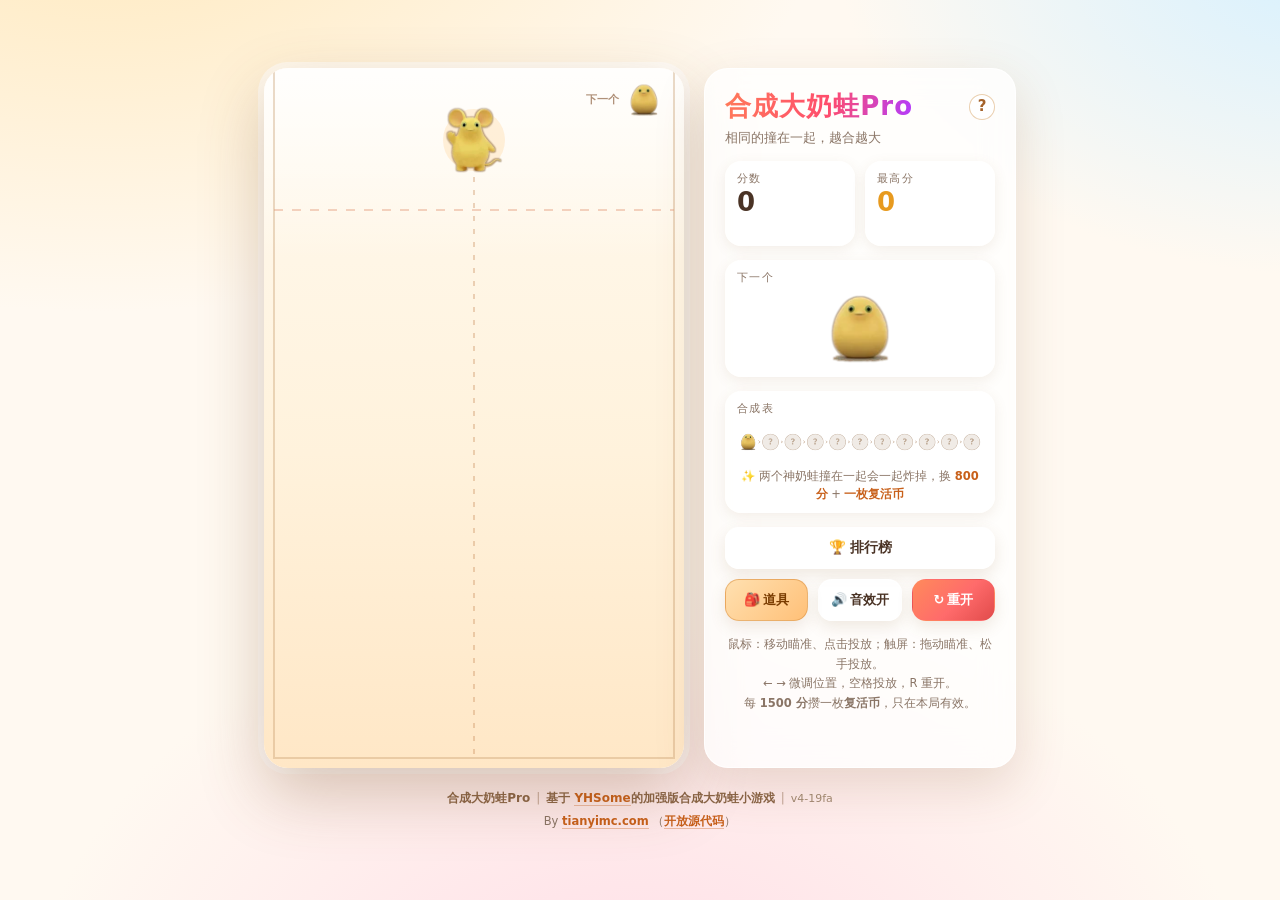
<file: index.html>
<!DOCTYPE html>
<html lang="zh-CN">
<head>
<meta charset="utf-8">
<meta name="viewport" content="width=device-width, initial-scale=1, maximum-scale=1, user-scalable=no, viewport-fit=cover">
<meta name="theme-color" content="#fff3e0">
<meta name="mobile-web-app-capable" content="yes">
<meta name="apple-mobile-web-app-capable" content="yes">
<meta name="apple-mobile-web-app-status-bar-style" content="default">
<meta name="apple-mobile-web-app-title" content="合成大奶蛙Pro">
<meta name="description" content="合成大奶蛙Pro · 纯前端小游戏：拖动瞄准、松手投放，相同的撞在一起合成更大的一只。">
<!-- ↓ Monetag 站点验证：把后台给的 meta 标签粘在下面这一行 ↓ -->

<title>合成大奶蛙Pro</title>
<!-- 仓库：https://github.com/tianyimc/BigNaiWa-Pro
     不写 canonical：本仓库目前没有已确立的线上部署地址，避免写死一个过期链接。 -->
<link rel="stylesheet" href="style.css">
</head>
<body>

<main class="app">

  <!-- ===== 游戏区 ===== -->
  <section class="stage" id="stage">
    <canvas id="game" aria-label="合成大奶蛙Pro 游戏区域"></canvas>

    <!-- 复活币：浮在棋盘左上角。
         刻意不放进顶部信息条 —— 手机上面板是横向 flex，
         多一个卡片会把「分数 / 最高分」挤到 52px 宽还折行（实测面板从 66px 涨到 102px）。
         这里 pointer-events 关掉，永远不会挡住投放。 -->
    <div class="revive-chip" id="reviveBadge" hidden>
      <span class="revive-chip-ico" aria-hidden="true">🪙</span><span id="reviveCount">×0</span>
    </div>

    <!-- 护盾剩余时间 -->
    <div class="shield-timer" id="shieldTimer" hidden></div>

    <!-- 锤子瞄准态的操作提示 -->
    <div class="hammer-hint" id="hammerHint" hidden></div>

    <div class="overlay" id="overlay">
      <div class="dialog">

        <!-- ===== 越线第一屏：有复活币时才出现 ===== -->
        <div class="revive-ask" id="revivePrompt" hidden>
          <div class="dialog-emoji">😵</div>
          <h2>还能再救一下</h2>
          <p class="dialog-score">本局得分 <strong id="reviveScore">0</strong></p>
          <p class="revive-hint">清掉警戒线以上的水果，接着玩</p>
          <div class="revive-choices">
            <button class="btn btn-revive" id="reviveBtn" type="button">🪙 用 1 枚 · 清顶上 1 颗</button>
            <button class="btn btn-revive-wide" id="reviveWideBtn" type="button">🪙 用 2 枚 · 清顶上 3 颗</button>
          </div>
          <p class="revive-wide-hint" id="reviveWideHint" hidden></p>
          <div class="dialog-actions dialog-actions-single">
            <button class="btn" id="giveUpBtn" type="button">不了，结束吧</button>
          </div>
          <p class="dialog-hint" id="reviveLeft">还剩 1 枚</p>
        </div>

        <!-- ===== 第二屏：正式结算 ===== -->
        <div id="overPanel">
          <div class="dialog-emoji">🍉</div>
          <h2 id="overTitle">游戏结束</h2>
          <p class="dialog-score">本局得分 <strong id="finalScore">0</strong><span class="score-stars" id="finalStars"></span></p>
          <p class="dialog-best">最高分 <span id="finalBest">0</span></p>
          <p class="taint-note" id="taintNote" hidden>本局使用过隐藏口令，不计入历史最高分与排行榜</p>

          <!-- 本局亮点：五项统计，两列紧凑排版 -->
          <div class="run-stats" id="runStats">
            <div class="run-stat">
              <span class="run-stat-label">最高连锁</span>
              <strong class="run-stat-value" id="statCascade">×1</strong>
            </div>
            <div class="run-stat">
              <span class="run-stat-label">最高等级</span>
              <strong class="run-stat-value" id="statTier">葡萄</strong>
            </div>
            <div class="run-stat">
              <span class="run-stat-label">合成神奶蛙</span>
              <strong class="run-stat-value" id="statTop">0</strong>
            </div>
            <div class="run-stat">
              <span class="run-stat-label">危险救回</span>
              <strong class="run-stat-value" id="statRecovery">0</strong>
            </div>
            <div class="run-stat">
              <span class="run-stat-label">用掉复活币</span>
              <strong class="run-stat-value" id="statRevive">0</strong>
            </div>
          </div>

          <div class="submit-box" id="submitBox">
            <p class="submit-msg" id="submitMsg">正在结算…</p>
            <p class="my-name">昵称：<strong id="myNameLabel">默认用户</strong>
              <button class="link-btn" id="editNameBtn" type="button">改昵称</button>
            </p>
            <button class="btn" id="submitBtn" type="button" hidden>重试提交</button>
          </div>

          <div class="dialog-actions">
            <button class="btn" id="boardBtn2" type="button">🏆 排行榜</button>
            <button class="btn btn-primary" id="restartBtn" type="button">再来一局</button>
          </div>
          <p class="dialog-hint">按 R 键也可重新开始</p>
        </div>

      </div>
    </div>
  </section>

  <!-- ===== 侧边面板 ===== -->
  <aside class="panel">

    <header class="panel-head">
      <div class="title-row">
        <h1 id="gameTitle">合成大奶蛙Pro</h1>
        <button class="help-btn" id="helpBtn" type="button"
                aria-label="玩法教程" title="玩法教程" aria-haspopup="dialog">?</button>
      </div>
      <p class="subtitle">相同的撞在一起，越合越大</p>
    </header>

    <div class="stats">
      <div class="stat">
        <span class="stat-label">分数</span>
        <strong class="stat-value" id="score">0</strong><span class="score-stars" id="scoreStars"></span>
      </div>
      <div class="stat">
        <span class="stat-label">最高分</span>
        <strong class="stat-value stat-best" id="best">0</strong>
      </div>
    </div>

    <div class="next-box">
      <span class="box-label">下一个</span>
      <canvas id="next" width="160" height="160" aria-label="下一个"></canvas>
    </div>

    <div class="chain-box">
      <span class="box-label">合成表</span>
      <canvas id="chain" width="680" height="112" aria-label="合成顺序"></canvas>
      <p class="chain-note">✨ 两个神奶蛙撞在一起会一起炸掉，换 <strong>800 分</strong> + <strong>一枚复活币</strong></p>
    </div>

    <div class="actions">
      <button class="btn btn-wide" id="boardBtn" type="button">
        <span class="ico">🏆</span><span class="lbl">排行榜</span>
      </button>
      <!-- 道具：一个入口按钮 + 点击展开的悬浮面板 -->
      <div class="item-menu-wrap">
        <button class="btn btn-item" id="itemMenuBtn" type="button"
                aria-expanded="false" aria-haspopup="menu" aria-controls="itemMenu"
                title="道具">
          <span class="ico">🎒</span><span class="lbl">道具</span>
        </button>
        <div class="item-menu" id="itemMenu" role="menu" aria-label="道具" hidden>
          <button class="item-menu-row" id="btn-hammer" type="button" role="menuitem"
                  aria-pressed="false" title="砸掉一只静止的奶蛙" disabled>
            <span class="mi">🔨</span><span class="mt">锤子</span><b id="cnt-hammer">0/2</b>
          </button>
          <button class="item-menu-row" id="btn-magnet" type="button" role="menuitem"
                  aria-pressed="false" title="吸住一只水果，向附近的水果堆靠拢" disabled>
            <span class="mi">🧲</span><span class="mt">磁铁</span><b id="cnt-magnet">0/2</b>
          </button>
          <button class="item-menu-row" id="btn-fan" type="button" role="menuitem"
                  aria-pressed="false" title="对所有水果吹一阵水平气流" disabled>
            <span class="mi">🌀</span><span class="mt">风扇</span><b id="cnt-fan">0/2</b>
          </button>
          <button class="item-menu-row" id="btn-shield" type="button" role="menuitem"
                  aria-pressed="false" title="暂停危险计时 5 秒" disabled>
            <span class="mi">🫧</span><span class="mt">护盾</span><b id="cnt-shield">0/1</b>
          </button>
        </div>
      </div>
      <button class="btn" id="soundBtn" type="button" aria-pressed="true">
        <span class="ico">🔊</span><span class="lbl">音效开</span>
      </button>
      <button class="btn btn-primary" id="resetBtn" type="button" title="重新开始">
        <span class="ico">↻</span><span class="lbl">重开</span>
      </button>
    </div>

    <p class="tips">
      鼠标：移动瞄准、点击投放；触屏：拖动瞄准、松手投放。<br>
      ← → 微调位置，空格投放，R 重开。<br>
      每 <strong>1500 分</strong>攒一枚<strong>复活币</strong>，只在本局有效。
    </p>

  </aside>

</main>

<!-- ===== 页脚：项目署名 ===== -->
<footer class="page-foot">
  <p class="foot-main">
    合成大奶蛙Pro<span class="foot-sep" aria-hidden="true">|</span>基于
    <a href="https://github.com/YHSome/BigNaiWa" target="_blank" rel="noopener noreferrer"
       aria-label="打开原作者仓库：YHSome / BigNaiWa（新标签页）">YHSome</a>的加强版合成大奶蛙小游戏<span
       class="foot-ver-wrap"><span class="foot-sep" aria-hidden="true">|</span><span
       class="foot-ver">v4-19fa</span></span>
  </p>
  <p class="foot-by">
    By <a href="https://tianyimc.com" target="_blank" rel="noopener noreferrer"
          aria-label="打开作者主页 tianyimc.com（新标签页）">tianyimc.com</a>
    （<a href="https://github.com/tianyimc/BigNaiWa-Pro" target="_blank" rel="noopener noreferrer"
        aria-label="打开开源仓库：Tianyimc / BigNaiWa-Pro（新标签页）">开放源代码</a>）
  </p>
</footer>

<!-- ===== 隐藏口令弹窗（连点标题 7 次才会出现） ===== -->
<div class="modal" id="secretModal" aria-hidden="true" role="dialog"
     aria-modal="true" aria-labelledby="secretTitle">
  <div class="modal-card secret-card">
    <header class="modal-head">
      <h2 id="secretTitle">🔑 输入口令</h2>
      <button class="icon-btn" id="secretClose" type="button" aria-label="关闭">✕</button>
    </header>
    <form class="secret-body" id="secretForm" autocomplete="off">
      <label class="secret-label" for="secretInput">口令</label>
      <input class="secret-input" id="secretInput" type="password"
             inputmode="text" autocomplete="off" autocapitalize="off"
             spellcheck="false" enterkeyhint="go" maxlength="24">
      <p class="secret-msg" id="secretMsg" role="status" aria-live="polite"></p>
      <div class="dialog-actions">
        <button class="btn" id="secretCancel" type="button">取消</button>
        <button class="btn btn-primary" id="secretOk" type="submit">确定</button>
      </div>
      <p class="dialog-hint">本局使用后将不计入历史最高分与排行榜</p>
    </form>
  </div>
</div>

<!-- ===== 玩法教程弹窗 ===== -->
<div class="modal" id="helpModal" aria-hidden="true" role="dialog"
     aria-modal="true" aria-labelledby="helpTitle">
  <div class="modal-card help-card">
    <header class="modal-head">
      <h2 id="helpTitle">📖 玩法教程</h2>
      <button class="icon-btn" id="helpClose" type="button" aria-label="关闭教程">✕</button>
    </header>

    <div class="help-body">
      <section class="help-sec">
        <h3>怎么投</h3>
        <ul>
          <li><b>鼠标</b>：移动瞄准，点一下就投。</li>
          <li><b>触屏</b>：按住拖动瞄准，<b>松手才投</b>，手指不会挡住落点。</li>
          <li>棋盘右上角的「下一个」是下一颗；当前这颗画在虚线顶端。
            冷却期间它会变淡，表示还不能投。</li>
          <li>键盘：<b>← →</b> 或 <b>A D</b> 微调位置，<b>空格 / 回车</b> 投放，<b>R</b> 重开。</li>
        </ul>
      </section>

      <section class="help-sec">
        <h3>怎么合</h3>
        <ul>
          <li>两个<b>同级别</b>的奶蛙碰到一起，合成高一级，并加分（三角数 1 / 3 / 6 … / 55）。</li>
          <li>两只<b>神奶蛙</b>撞在一起会一起炸掉，换 <b>800 分</b> + <b>1 枚复活币</b>，
            并在分数后面多一颗 <b>⭐</b>。</li>
        </ul>
      </section>

      <section class="help-sec">
        <h3>什么时候输</h3>
        <ul>
          <li>唯一判负条件：有水果<b>卡在警戒线上方并且基本停住</b>，累计超过 <b>1.5 秒</b>。</li>
          <li>被弹起来飞过线的不算；贴着线上下反复弹也很难攒够。</li>
        </ul>
      </section>

      <section class="help-sec">
        <h3>连锁</h3>
        <ul>
          <li>合成出的新水果如果在 <b>0.6 秒</b>内又被合掉，而且中间你没投放过，就算接上一环。</li>
          <li>连锁结束时飘 <code>×N 连锁</code>，按 <code>min(N-1, 5) × 5</code> 加分，<b>最多 +25</b>。</li>
          <li>连锁奖励<b>不攒复活币</b>。你一投放，当前连锁立即结算。</li>
        </ul>
      </section>

      <section class="help-sec">
        <h3>危险线救回</h3>
        <ul>
          <li>某颗水果在线上方累计满 <b>0.5 秒</b>后，如果掉回线下或被合掉，记一次救回，<b>+30 分</b>。</li>
          <li>同一颗只记一次，每局最多 <b>3 次</b>；救回奖励同样不攒复活币。</li>
        </ul>
      </section>

      <section class="help-sec">
        <h3>方向微调</h3>
        <ul>
          <li>键盘：<b>Shift + ← / →</b> 给一点投放方向，每次 ±20。</li>
          <li>触屏：松手前快速横甩，取最后 <b>120 毫秒</b>的速度；慢慢挪不算。</li>
          <li>上限 <b>±60 px/s</b>，只影响投放瞬间，<b>不会改变瞄准位置</b>，也不能替代瞄准。</li>
        </ul>
      </section>

      <section class="help-sec">
        <h3>复活币与两档复活</h3>
        <ul>
          <li>每累计 <b>1500 分</b>攒 1 枚复活币，只在本局有效。</li>
          <li>越线判负时如果有币，会让你选：
            <b>1 枚</b>清掉顶上 1 颗 + 线上方全部；<b>2 枚</b>清掉顶上 3 颗 + 线上方全部。</li>
          <li>余额不足 2 枚时大范围档会变灰，并提示还差几枚。</li>
        </ul>
      </section>

      <section class="help-sec">
        <h3>道具</h3>
        <ul>
          <li>点面板上的 <b>🎒 道具</b> 打开道具菜单，四种道具各有数量，用完即止。</li>
          <li>每攒够 <b>3 次双连</b>或 <b>2 次三连</b>（每 500 分一个档位）会<b>随机</b>得到一件道具；
            抽到的道具已满时改发 <b>+100 分</b>。</li>
          <li><b>🔨 锤子</b>（最多 2 个）：砸掉一只<b>静止</b>的奶蛙，不扣分也不给分。</li>
          <li><b>🧲 磁铁</b>（最多 2 个）：选一只水果，把它吸向附近的水果堆，
            方便凑出同级相撞。附近没有别的水果时不会消耗。</li>
          <li><b>🌀 风扇</b>（最多 2 个）：对全场吹一阵水平气流，左右交替，
            可以把堆顶的水果吹向一边。</li>
          <li><b>🫧 泡泡护盾</b>（每局最多 1 个，只能用一次）：<b>暂停危险计时 5 秒</b>，
            护盾结束时每颗水果接着原来的剩余时间倒数。
            危险即将判负时（剩不到 0.5 秒）会<b>自动触发</b>。</li>
          <li>瞄准道具时按 <b>Esc</b> 可取消，不消耗道具。</li>
        </ul>
      </section>

      <section class="help-sec">
        <h3>合成图鉴</h3>
        <ul>
          <li>第一次合出某个等级就解锁它，记在本地，<b>跨局保留</b>。</li>
          <li>没解锁的等级在合成表里显示为 <code>?</code> 剪影。图鉴纯外观，不影响概率和分数。</li>
        </ul>
      </section>

      <section class="help-sec">
        <h3>本局亮点</h3>
        <ul>
          <li>结束后会列出：最高连锁、最高等级、合成神奶蛙、危险救回、用掉的复活币。</li>
        </ul>
      </section>
    </div>

    <footer class="modal-foot">
      <span class="board-note">随时点标题旁的 ? 再看一遍</span>
      <button class="btn" id="helpOk" type="button">知道了</button>
    </footer>
  </div>
</div>

<!-- ===== 排行榜弹窗 ===== -->
<div class="modal" id="boardModal" aria-hidden="true" role="dialog" aria-label="排行榜">
  <div class="modal-card">
    <header class="modal-head">
      <h2>🏆 最近高手榜</h2>
      <button class="icon-btn" id="boardClose" type="button" aria-label="关闭">✕</button>
    </header>
    <div class="nick-row">
      <label class="nick-label" for="nickInput">我的昵称</label>
      <input class="nick-input" id="nickInput" type="text" maxlength="12"
             placeholder="默认用户" autocomplete="nickname" enterkeyhint="done">
    </div>
    <div class="board-list" id="boardList"></div>
    <footer class="modal-foot">
      <span class="board-note" id="boardNote">只取最近 20 次提交，成绩会被后来的人挤下去</span>
      <button class="btn" id="boardRefresh" type="button">刷新</button>
    </footer>
  </div>
</div>

<!-- 碰撞形状数据（按贴图轮廓自动生成，由 tools/build_parts.py 产出） -->
<script src="assets/fruits/parts.js"></script>
<!-- 极模糊占位图（内联 data URL，由 tools/make_blur.py 产出）：贴图没到位时先画它 -->
<script src="assets/fruits/blur.js"></script>
<script src="game.js"></script>
<!-- 玩法教程弹窗 -->
<script src="help.js"></script>
<!-- 排行榜 -->
<script src="leaderboard.min.js"></script>
</body>
</html>
</file>
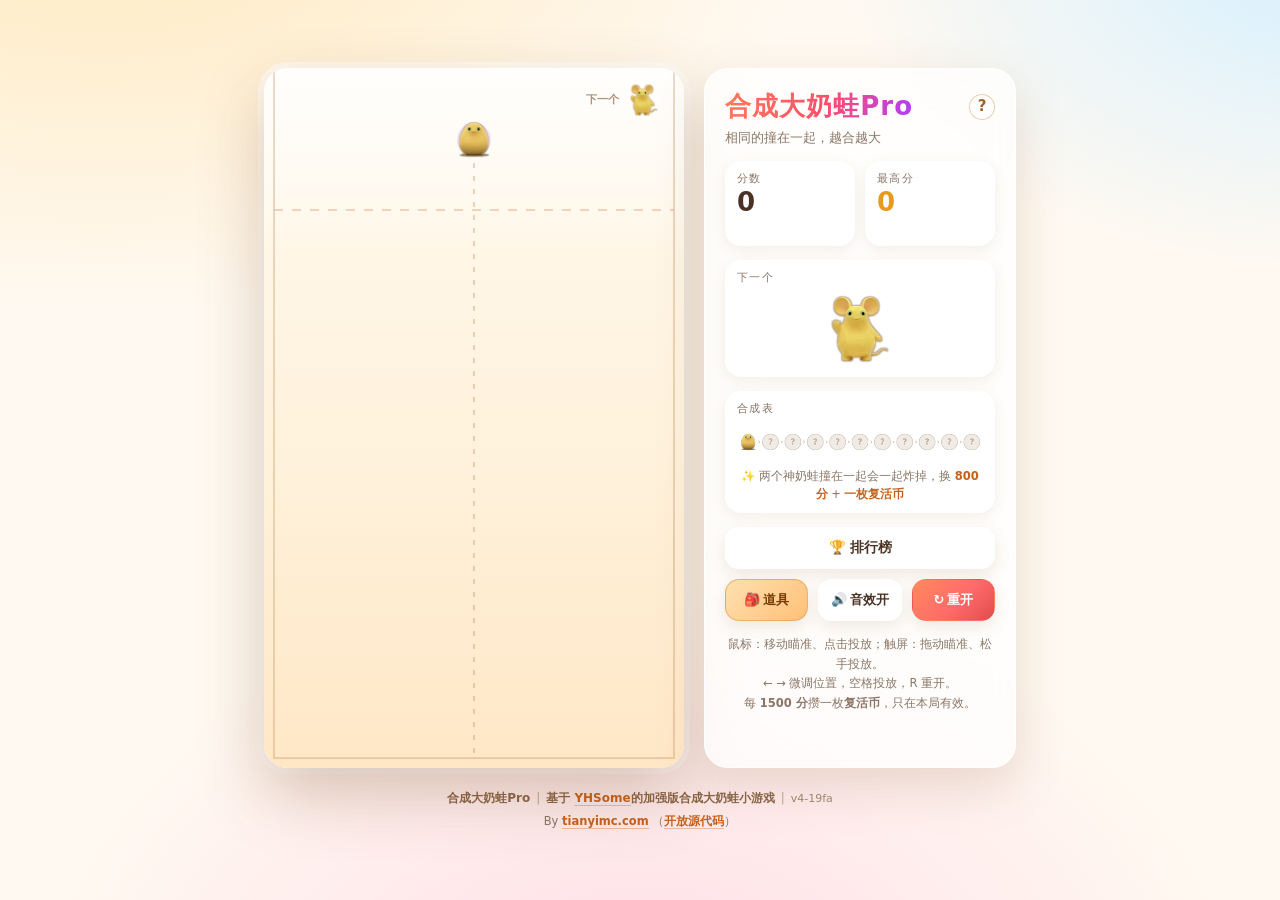
<file: v1/index.html>
<!DOCTYPE html>
<html lang="zh-CN">
<head>
<meta charset="utf-8">
<meta name="viewport" content="width=device-width, initial-scale=1">
<meta name="theme-color" content="#fff3e0">
<meta name="robots" content="noindex">
<!-- 兼容页：游戏已经搬到仓库根目录，这里只负责把旧链接（/v1/）带到根页面。
     不要在这里放游戏内容。 -->
<meta http-equiv="refresh" content="0; url=../">
<title>合成大奶蛙 · 正在前往新地址</title>
<style>
  html, body { margin: 0; height: 100%; }
  body {
    display: flex; align-items: center; justify-content: center;
    background: linear-gradient(#fff8ee, #ffe7c6);
    color: #6b5136;
    font: 16px/1.7 "PingFang SC", "Microsoft YaHei", system-ui, sans-serif;
    text-align: center;
  }
  a { color: #f4623a; font-weight: 700; }
</style>
<script>
  /* 0 秒 meta 跳转 + 这里兜底：file:// 直接打开、或个别浏览器不执行 meta 时也能跳。
     查询串与锚点一并带到根页面。 */
  location.replace('../' + location.search + location.hash);
</script>
</head>
<body>
  <p>《合成大奶蛙》已经搬到新地址了。<br>
     没有自动跳转的话，点 <a href="../">这里</a>。</p>
</body>
</html>
</file>
<file: style.css>
/* ============================================================
   合成大奶蛙 · 样式表
   ============================================================ */

:root {
  --ink:        #4a3325;
  --ink-soft:   #8a7566;
  --cream:      #fff7ec;
  --brand:      #ff6b6b;
  --brand-dark: #e14b4b;
  --card:       rgba(255, 255, 255, .74);
  --shadow:     0 18px 50px rgba(126, 84, 44, .18);

  /* 手机浏览器地址栏会吃掉 vh，dvh 更准；不支持的浏览器自动退回 vh */
  --vh:         100vh;
  --safe-t:     env(safe-area-inset-top, 0px);
  --safe-b:     env(safe-area-inset-bottom, 0px);
  --safe-l:     env(safe-area-inset-left, 0px);
  --safe-r:     env(safe-area-inset-right, 0px);
}

@supports (height: 100dvh) {
  :root { --vh: 100dvh; }
}

* { box-sizing: border-box; }

/* hidden 属性必须真的隐藏。
   浏览器默认只给 [hidden] { display: none }（权重 0,1,0），
   一旦某个类也写了 display（比如 .revive-chip { display: inline-flex }），
   同权重、后写的赢 —— hidden 就静默失效了，元素还挂在那儿。 */
[hidden] { display: none !important; }

html, body {
  height: 100%;
  overscroll-behavior: none;   /* 禁掉下拉刷新 / 橡皮筋 */
}

body {
  margin: 0;
  padding: 16px;
  color: var(--ink);
  font-family: "PingFang SC", "Hiragino Sans GB", "Microsoft YaHei",
               system-ui, -apple-system, "Segoe UI", Roboto, sans-serif;
  background:
    radial-gradient(1200px 700px at 8% -12%,  #ffe9bd 0%, transparent 60%),
    radial-gradient(900px 600px at 104% -6%,  #d5f0ff 0%, transparent 55%),
    radial-gradient(1000px 780px at 50% 118%, #ffdbe6 0%, transparent 62%),
    #fff9f1;
  /* 纵向排：游戏区在上、页脚在下。用 flex 而不是 grid，
     这样页脚是「按内容高度」的第二行，不会把棋盘挤成两半。 */
  display: flex;
  flex-direction: column;
  align-items: center;
  justify-content: center;
  gap: 10px;
  overflow: hidden;
  touch-action: manipulation;          /* 干掉双击缩放 */
  -webkit-tap-highlight-color: transparent;
  -webkit-text-size-adjust: 100%;
}

/* ---------------- 布局 ---------------- */

.app {
  display: flex;
  align-items: stretch;
  gap: 20px;
  max-height: 100%;
  min-height: 0;              /* 让棋盘能在矮屏里收缩，页脚才不会被顶出去 */
  flex: 0 1 auto;
}

/* ---------------- 游戏区 ---------------- */

.stage {
  position: relative;
  height: min(calc(100vh - 150px), 700px);   /* 150px ≈ 页脚 + 间距 + body padding */
  aspect-ratio: 420 / 700;
  flex: 0 0 auto;
  border-radius: 24px;
  background: #fff3df;
  overflow: hidden;
  cursor: pointer;
  user-select: none;
  touch-action: none;
  box-shadow:
    0 26px 64px rgba(122, 80, 40, .30),
    0 0 0 1px rgba(255, 255, 255, .7) inset,
    0 0 0 6px rgba(255, 255, 255, .55);
}

.stage:active { cursor: grabbing; }

#game {
  display: block;
  width: 100%;
  height: 100%;
}

/* ---------------- 结束遮罩 ---------------- */

.overlay {
  position: absolute;
  inset: 0;
  display: grid;
  place-items: center;
  padding: 24px;
  background: rgba(70, 42, 24, .5);
  backdrop-filter: blur(7px);
  -webkit-backdrop-filter: blur(7px);
  opacity: 0;
  pointer-events: none;
  transition: opacity .28s ease;
}

.overlay.show {
  opacity: 1;
  pointer-events: auto;
}

.dialog {
  width: 100%;
  padding: 26px 22px;
  border-radius: 22px;
  text-align: center;
  background: rgba(255, 252, 246, .96);
  box-shadow: 0 20px 46px rgba(60, 32, 12, .32);
  transform: translateY(14px) scale(.96);
  transition: transform .32s cubic-bezier(.2, .9, .3, 1.4);
}

.overlay.show .dialog { transform: none; }

.dialog-emoji {
  font-size: 46px;
  line-height: 1;
  margin-bottom: 6px;
}

.dialog h2 {
  margin: 0 0 12px;
  font-size: 24px;
  letter-spacing: .06em;
}

.dialog-score {
  margin: 0 0 4px;
  font-size: 15px;
  color: var(--ink-soft);
}

.dialog-score strong {
  font-size: 30px;
  color: var(--brand);
  font-variant-numeric: tabular-nums;
}

.dialog-best {
  margin: 0 0 18px;
  font-size: 13px;
  color: var(--ink-soft);
}

.dialog-hint {
  margin: 12px 0 0;
  font-size: 12px;
  color: var(--ink-soft);
}

/* ---------------- 侧边面板 ---------------- */

.panel {
  width: min(312px, 86vw);
  display: flex;
  flex-direction: column;
  gap: 14px;
  padding: 20px;
  overflow: visible;      /* 道具菜单要能弹到面板外 */
  border-radius: 24px;
  border: 1px solid rgba(255, 255, 255, .8);
  background: var(--card);
  backdrop-filter: blur(16px);
  -webkit-backdrop-filter: blur(16px);
  box-shadow: var(--shadow);
}

.panel-head h1 {
  margin: 0;
  font-size: 26px;
  letter-spacing: .04em;
  background: linear-gradient(100deg, #ff7a59, #ff4d6d 55%, #b13bff);
  -webkit-background-clip: text;
  background-clip: text;
  color: transparent;
}

/* 标题行：标题 + 右侧的 ? 教程按钮。
   用 flex 让按钮永远贴在标题右边；窄屏时标题可以缩，按钮不缩。 */
.title-row {
  display: flex;
  align-items: center;
  justify-content: space-between;   /* 标题靠左、? 按钮贴到右边缘 */
  gap: 8px;
}

.title-row h1 {
  min-width: 0;            /* 允许标题在极窄屏被压缩而不是把按钮挤出去 */
  margin-right: auto;      /* 双保险：即使 h1 内容变短，按钮也始终在最右 */
}

.help-btn {
  flex: 0 0 auto;
  display: inline-flex;
  align-items: center;
  justify-content: center;
  width: 26px;
  height: 26px;
  padding: 0;
  border-radius: 50%;
  border: 1px solid rgba(214, 160, 96, .5);
  background: rgba(255, 255, 255, .85);
  color: #a4622a;
  font: 800 15px/1 system-ui, -apple-system, sans-serif;
  cursor: pointer;
  transition: transform .15s ease, background .15s ease, box-shadow .15s ease;
}

.help-btn:hover {
  background: #fff;
  box-shadow: 0 4px 12px rgba(200, 140, 80, .28);
  transform: scale(1.08);
}

.help-btn:active { transform: scale(.96); }

.help-btn:focus-visible {
  outline: 2px solid var(--brand);
  outline-offset: 2px;
}

.subtitle {
  margin: 6px 0 0;
  font-size: 12.5px;
  color: var(--ink-soft);
}

.stats {
  display: grid;
  grid-template-columns: 1fr 1fr;
  gap: 10px;
}

.stat {
  padding: 10px 12px;
  border-radius: 16px;
  background: rgba(255, 255, 255, .82);
  box-shadow: 0 4px 14px rgba(140, 96, 56, .10);
}

.stat-label {
  display: block;
  font-size: 11px;
  letter-spacing: .12em;
  color: var(--ink-soft);
}

.stat-value {
  display: block;
  margin-top: 2px;
  font-size: 26px;
  line-height: 1.1;
  font-variant-numeric: tabular-nums;
}

.stat-best { color: #e79a1f; }

/* 复活币：浮在棋盘左上角的小胶囊。
   刻意不放进 .stats —— 手机上面板是横向 flex，多一个卡片会把分数卡挤到
   52px 宽还折行（实测面板从 66px 涨到 102px，整个版式被顶开）。 */
.revive-chip {
  position: absolute;
  left: 10px;
  top: 10px;
  z-index: 3;
  display: inline-flex;
  align-items: center;
  gap: 3px;
  padding: 3px 9px;
  border-radius: 999px;
  font-size: 13px;
  font-weight: 800;
  line-height: 1.4;
  font-variant-numeric: tabular-nums;
  color: #6a3c00;
  background: linear-gradient(135deg, #ffe6a3, #ffc247);
  box-shadow: 0 3px 10px rgba(200, 130, 0, .35), inset 0 1px 0 rgba(255, 255, 255, .75);
  pointer-events: none;          /* 绝不挡住投放 */
  user-select: none;
  -webkit-user-select: none;
}

.revive-chip-ico { font-size: 12px; }

.revive-chip.pop { animation: revivePop .5s cubic-bezier(.2, .9, .3, 1.5); }

@keyframes revivePop {
  0%   { transform: scale(1); }
  45%  { transform: scale(1.22); box-shadow: 0 6px 18px rgba(200, 130, 0, .5); }
  100% { transform: scale(1); }
}

/* 合成表底下那行规则说明 */
.chain-note {
  margin: 6px 0 0;
  font-size: 11.5px;
  line-height: 1.5;
  text-align: center;
  color: var(--ink-soft);
}
.chain-note strong { color: #c8601a; }

/* 越线那一屏 */
.revive-ask .dialog-score { margin-bottom: 10px; }

.revive-hint {
  margin: 0 0 18px;
  padding: 10px 12px;
  border-radius: 14px;
  font-size: 12.5px;
  line-height: 1.6;
  color: #7a4a12;
  background: rgba(255, 233, 190, .8);
  box-shadow: inset 0 0 0 1px rgba(214, 160, 96, .25);
}

/* 「用一枚复活币」：青绿色，跟珊瑚红的主按钮区分开 */
.btn.btn-revive {
  color: #fff;
  border-color: transparent;
  font-weight: 700;
  background: linear-gradient(135deg, #4fd1a5, #23b183 55%, #14946a);
  box-shadow: 0 8px 20px rgba(35, 177, 131, .38);
}
.btn.btn-revive:hover { box-shadow: 0 12px 26px rgba(35, 177, 131, .46); }

@media (prefers-reduced-motion: reduce) {
  .revive-chip.pop { animation: none; }
}

.stat-value.bump { animation: bump .32s ease; }

@keyframes bump {
  0%   { transform: scale(1); }
  45%  { transform: scale(1.22); color: var(--brand); }
  100% { transform: scale(1); }
}

/* 下一个 / 合成表 */

.box-label {
  display: block;
  margin-bottom: 6px;
  font-size: 11px;
  letter-spacing: .12em;
  color: var(--ink-soft);
}

.next-box,
.chain-box {
  padding: 10px 12px;
  border-radius: 16px;
  background: rgba(255, 255, 255, .82);
  box-shadow: 0 4px 14px rgba(140, 96, 56, .10);
}

#next {
  display: block;
  width: 76px;
  height: 76px;
  margin: 2px auto 0;
}

#chain {
  display: block;
  width: 100%;
  height: auto;
}

/* 按钮 */

.actions {
  display: grid;
  grid-template-columns: 1fr 1fr 1fr;   /* 锤子 / 音效 / 重开 一行三个 */
  gap: 10px;
}

/* 排行榜按钮独占一整行（它是主入口，和三个小按钮区分开） */
.actions .btn-wide {
  grid-column: 1 / -1;
}

/* 三个小按钮并排后横向空间变窄：只收紧横向内边距、禁止文字折行，
   纵向内边距保持原样，别把按钮压扁。 */
.actions .btn:not(.btn-wide) {
  padding: 11px 8px;
  white-space: nowrap;
  gap: 4px;
  font-size: 13px;
}

.actions .btn:not(.btn-wide) .ico { margin-right: 3px; }

.btn {
  padding: 11px 12px;
  font: inherit;
  font-size: 13.5px;
  font-weight: 600;
  color: var(--ink);
  border: 1px solid rgba(255, 255, 255, .9);
  border-radius: 14px;
  background: rgba(255, 255, 255, .9);
  box-shadow: 0 6px 16px rgba(140, 96, 56, .14);
  cursor: pointer;
  transition: transform .12s ease, box-shadow .12s ease, background .2s ease;
}

.btn .ico { margin-right: 4px; }

.btn:hover  { transform: translateY(-1px); box-shadow: 0 10px 22px rgba(140, 96, 56, .2); }
.btn:active { transform: translateY(1px) scale(.985); }

.btn:disabled { opacity: .55; cursor: default; transform: none; }

.btn-wide { grid-column: 1 / -1; }

.btn-primary {
  color: #fff;
  border-color: transparent;
  background: linear-gradient(135deg, #ff8a5b, var(--brand) 55%, var(--brand-dark));
}

/* ---------------- 结束弹窗里的结算区 ---------------- */

.submit-box {
  margin: 0 0 14px;
  padding: 12px;
  border-radius: 16px;
  background: rgba(255, 243, 224, .85);
  box-shadow: inset 0 0 0 1px rgba(214, 160, 96, .22);
}

.name-input {
  display: block;
  width: 100%;
  margin-bottom: 8px;
  padding: 11px 12px;
  font: inherit;
  font-size: 15px;
  color: var(--ink);
  text-align: center;
  border: 1px solid rgba(214, 160, 96, .45);
  border-radius: 12px;
  background: rgba(255, 255, 255, .95);
  outline: none;
}

.name-input:focus {
  border-color: var(--brand);
  box-shadow: 0 0 0 3px rgba(255, 107, 107, .18);
}

.submit-box .btn { width: 100%; }

.submit-msg {
  margin: 0;
  min-height: 17px;
  font-size: 12.5px;
  line-height: 1.35;
  text-align: center;
  color: var(--ink-soft);
}

.submit-msg.is-good { color: #1f9d55; font-weight: 600; }
.submit-msg.is-bad  { color: #d63b3b; font-weight: 600; }

.my-name {
  margin: 7px 0 0;
  font-size: 12px;
  text-align: center;
  color: var(--ink-soft);
}

.my-name strong { color: var(--ink); }

.link-btn {
  margin-left: 4px;
  padding: 0;
  font: inherit;
  font-size: 12px;
  color: var(--brand);
  text-decoration: underline;
  border: 0;
  background: none;
  cursor: pointer;
}

#submitBtn { margin-top: 9px; }

/* 排行榜弹窗里的昵称行 */
.nick-row {
  display: flex;
  align-items: center;
  gap: 10px;
  margin-bottom: 10px;
  padding: 8px 12px;
  border-radius: 12px;
  background: rgba(255, 243, 224, .9);
  box-shadow: inset 0 0 0 1px rgba(214, 160, 96, .22);
}

.nick-label {
  flex: 0 0 auto;
  font-size: 12.5px;
  color: var(--ink-soft);
}

.nick-input {
  flex: 1 1 auto;
  min-width: 0;
  padding: 8px 10px;
  font: inherit;
  font-size: 15px;      /* ≥16px 才不会被 iOS 自动放大，这里配合 viewport 也够用 */
  color: var(--ink);
  text-align: center;
  border: 1px solid rgba(214, 160, 96, .45);
  border-radius: 10px;
  background: #fff;
  outline: none;
}

.nick-input:focus {
  border-color: var(--brand);
  box-shadow: 0 0 0 3px rgba(255, 107, 107, .18);
}

.dialog-actions {
  display: grid;
  grid-template-columns: 1fr 1fr;
  gap: 10px;
}

/* 只有一个按钮时（越线屏的「不了，结束吧」）占满整行 */
.dialog-actions-single { grid-template-columns: 1fr; }

/* ---------------- 越线屏：两档复活 ---------------- */

.revive-choices {
  display: grid;
  grid-template-columns: 1fr 1fr;
  gap: 10px;
  margin-bottom: 10px;
}

/* 「用 2 枚 · 清顶上 3 颗」：琥珀色，和青绿色的普通档区分开 */
.btn.btn-revive-wide {
  color: #5a3200;
  border-color: transparent;
  font-weight: 700;
  background: linear-gradient(135deg, #ffd97a, #ffb020 55%, #f78f00);
  box-shadow: 0 8px 20px rgba(244, 150, 0, .34);
}
.btn.btn-revive-wide:hover:not(:disabled) { box-shadow: 0 12px 26px rgba(244, 150, 0, .46); }

/* 余额不够时压暗，但不要藏起来 —— 玩家得知道有这档可选 */
.btn.btn-revive-wide:disabled,
.btn.btn-revive:disabled {
  opacity: .45;
  cursor: not-allowed;
  box-shadow: none;
  filter: grayscale(.35);
}

/* 差几枚的说明 */
.revive-wide-hint {
  margin: 0 0 12px;
  font-size: 11.5px;
  line-height: 1.5;
  color: #a4622a;
}

/* ---------------- 结算面板：本局亮点 ---------------- */

.run-stats {
  display: grid;
  grid-template-columns: repeat(2, 1fr);
  gap: 6px 10px;
  margin: 0 0 14px;
  padding: 10px 12px;
  border-radius: 14px;
  background: rgba(255, 244, 226, .9);
  box-shadow: inset 0 0 0 1px rgba(214, 160, 96, .22);
  text-align: left;
}

.run-stat {
  display: flex;
  align-items: baseline;
  justify-content: space-between;
  gap: 6px;
  min-width: 0;
}

.run-stat-label {
  font-size: 11.5px;
  color: var(--ink-soft);
  white-space: nowrap;
}

.run-stat-value {
  font-size: 14px;
  font-weight: 800;
  color: #c8601a;
  font-variant-numeric: tabular-nums;
  white-space: nowrap;
  overflow: hidden;
  text-overflow: ellipsis;
}

/* 五项统计，两列排：最后一项独占一行居中，避免右侧留空 */
.run-stat:last-child {
  grid-column: 1 / -1;
  justify-content: center;
  gap: 8px;
}

@media (max-width: 380px) {
  .revive-choices { grid-template-columns: 1fr; }
  /* 窄屏统计区：320px 放两列会把标签挤成竖排、数值被裁。
     改成单列，每行「标签 —— 数值」，紧凑但完整。 */
  .run-stats {
    grid-template-columns: 1fr;
    padding: 8px 10px;
    gap: 4px;
  }
  .run-stat { gap: 8px; }
  .run-stat-label { font-size: 11px; white-space: nowrap; }
  .run-stat-value { font-size: 13px; overflow: visible; text-overflow: clip; }
  /* 最后一项（用掉复活币）恢复成普通行，不再居中独占 */
  .run-stat:last-child { grid-column: auto; justify-content: space-between; }
}

/* ---------------- 排行榜弹窗 ---------------- */

.modal {
  position: fixed;
  inset: 0;
  z-index: 20;
  display: grid;
  place-items: center;
  padding: 16px;
  background: rgba(60, 34, 16, .5);
  backdrop-filter: blur(6px);
  -webkit-backdrop-filter: blur(6px);
  opacity: 0;
  pointer-events: none;
  transition: opacity .22s ease;
}

.modal.show { opacity: 1; pointer-events: auto; }

.modal-card {
  display: flex;
  flex-direction: column;
  width: min(380px, 100%);
  max-height: min(560px, calc(var(--vh) - 40px));
  padding: 16px;
  border-radius: 22px;
  background: rgba(255, 252, 246, .98);
  box-shadow: 0 24px 60px rgba(60, 32, 12, .35);
  transform: translateY(12px) scale(.97);
  transition: transform .26s cubic-bezier(.2, .9, .3, 1.3);
}

.modal.show .modal-card { transform: none; }

.modal-head {
  display: flex;
  align-items: center;
  justify-content: space-between;
  margin-bottom: 10px;
}

.modal-head h2 {
  margin: 0;
  font-size: 19px;
  letter-spacing: .04em;
}

.icon-btn {
  width: 34px;
  height: 34px;
  font: inherit;
  font-size: 15px;
  color: var(--ink-soft);
  border: 0;
  border-radius: 50%;
  background: rgba(0, 0, 0, .05);
  cursor: pointer;
}

.icon-btn:hover { background: rgba(0, 0, 0, .1); }

.board-list {
  flex: 1 1 auto;
  min-height: 120px;
  overflow-y: auto;
  -webkit-overflow-scrolling: touch;
  padding: 2px;
}

.board-empty {
  margin: 28px 8px;
  font-size: 13px;
  line-height: 1.7;
  text-align: center;
  color: var(--ink-soft);
}

.board-row {
  display: flex;
  align-items: center;
  gap: 10px;
  padding: 9px 12px;
  margin-bottom: 6px;
  border-radius: 12px;
  background: rgba(255, 255, 255, .9);
  box-shadow: 0 2px 6px rgba(140, 96, 56, .09);
}

.board-rank {
  flex: 0 0 30px;
  font-size: 14px;
  font-weight: 700;
  text-align: center;
  color: var(--ink-soft);
}

.board-name {
  flex: 1 1 auto;
  min-width: 0;
  font-size: 14px;
  overflow: hidden;
  text-overflow: ellipsis;
  white-space: nowrap;
}

.board-score {
  flex: 0 0 auto;
  font-size: 16px;
  font-weight: 700;
  font-variant-numeric: tabular-nums;
  color: var(--brand);
}

.board-row.r1 { background: linear-gradient(100deg, #fff6d8, #ffe9a8); }
.board-row.r2 { background: linear-gradient(100deg, #f7f7fa, #e8e9ef); }
.board-row.r3 { background: linear-gradient(100deg, #fdf0e2, #f6ddc4); }
.board-row.r1 .board-rank,
.board-row.r2 .board-rank,
.board-row.r3 .board-rank { font-size: 18px; }

.board-row.is-mine {
  outline: 2px solid var(--brand);
  outline-offset: -2px;
}

.modal-foot {
  display: flex;
  align-items: center;
  justify-content: space-between;
  gap: 10px;
  margin-top: 10px;
}

.board-note {
  font-size: 11px;
  color: var(--ink-soft);
}

.modal-foot .btn { flex: 0 0 auto; padding: 8px 16px; }

/* ---------------- 玩法教程弹窗 ---------------- */

/* 教程内容比排行榜长得多，所以卡片要能滚，且别撑破屏幕 */
.help-card {
  max-height: min(620px, calc(var(--vh) - 32px));
}

.help-body {
  flex: 1 1 auto;
  min-height: 0;                 /* flex 子项能真正收缩，否则滚不动 */
  overflow-y: auto;
  -webkit-overflow-scrolling: touch;
  padding: 2px 2px 6px;
  text-align: left;
}

.help-sec { margin: 0 0 12px; }

.help-sec:last-child { margin-bottom: 4px; }

.help-sec h3 {
  margin: 0 0 5px;
  font-size: 13px;
  font-weight: 800;
  color: #c8601a;
  letter-spacing: .02em;
}

.help-sec ul {
  margin: 0;
  padding-left: 17px;
}

.help-sec li {
  margin: 0 0 3px;
  font-size: 12.5px;
  line-height: 1.65;
  color: var(--ink);
}

.help-sec li:last-child { margin-bottom: 0; }

.help-sec b { color: #a4622a; }

.help-sec code {
  padding: 1px 4px;
  border-radius: 4px;
  font-size: 11.5px;
  background: rgba(214, 160, 96, .16);
  color: #8a5420;
}

/* ---------------- 页脚：项目署名 ---------------- */

.page-foot {
  width: min(680px, 92vw);
  margin: 10px auto 0;
  text-align: center;
  color: var(--ink-soft);
}

/* 第一行：项目名 | 基于谁的加强版 */
.foot-main {
  margin: 0 0 3px;
  font-size: 12px;
  line-height: 1.7;
  font-weight: 700;
  color: #8a6547;
}

/* 第二行：作者主页 + 开源仓库 */
.foot-by {
  margin: 0;
  font-size: 11.5px;
  line-height: 1.7;
}

.foot-sep {
  margin: 0 6px;
  opacity: .55;
  font-weight: 400;
}

/* 页脚里的版本号：等宽数字、弱化处理，不抢项目名的视觉重量。
   外层包一层 inline-block，保证「| v. Stage 3-83f6」整组一起换行，
   不会出现分隔符留在上一行末尾、版本号单独掉下去的难看情况。 */
.foot-ver-wrap {
  display: inline-block;
  white-space: nowrap;
}

.foot-ver {
  font-weight: 400;
  font-size: 11px;
  color: #a08871;
  font-variant-numeric: tabular-nums;
  white-space: nowrap;
}

.page-foot a {
  color: #c8601a;
  font-weight: 700;
  text-decoration: none;
  border-bottom: 1px solid rgba(200, 96, 26, .35);
}

.page-foot a:hover { border-bottom-color: #c8601a; }

.page-foot a:focus-visible {
  outline: 2px solid var(--brand);
  outline-offset: 2px;
  border-radius: 3px;
}

/* ---------------- 道具券与锤子（Stage 4）---------------- */

/* 道具菜单：一个入口按钮 + 点击展开的悬浮面板 */
.item-menu-wrap {
  position: relative;      /* 面板相对它定位 */
  display: flex;           /* 让内部按钮撑满整个网格单元 */
  min-width: 0;
}

/* 网格单元里的按钮要填满，否则「道具」右侧会留出一条空隙 */
.item-menu-wrap > .btn {
  flex: 1 1 auto;
  width: 100%;
}

.item-menu {
  /* 菜单会被 JS 移到 <body> 下（见 ensureMenuAtBody），
     这样不受 .panel / .stage 的 overflow 裁切影响，用 fixed 视口坐标定位。 */
  position: fixed;
  z-index: 30;
  display: flex;
  flex-direction: column;
  gap: 4px;
  min-width: 148px;
  max-width: min(220px, calc(100vw - 16px));
  /* 默认贴右下角：万一 JS 还没算出坐标，也不会撑出横向滚动 */
  top: 0;
  left: 0;
  padding: 8px;
  border-radius: 16px;
  background: rgba(255, 252, 246, .98);
  box-shadow: 0 16px 40px rgba(60, 32, 12, .3), 0 0 0 1px rgba(214, 160, 96, .28);
  transform-origin: bottom right;
  animation: itemMenuIn .16s ease-out;
}

@keyframes itemMenuIn {
  from { opacity: 0; transform: translateY(6px) scale(.96); }
  to   { opacity: 1; transform: none; }
}

@media (prefers-reduced-motion: reduce) {
  .item-menu { animation: none; }
}

.item-menu-row {
  display: flex;
  align-items: center;
  gap: 8px;
  padding: 8px 10px;
  border: 1px solid rgba(214, 160, 96, .35);
  border-radius: 11px;
  background: linear-gradient(135deg, #fff6e6, #ffe9c9);
  color: #7a3c00;
  font: inherit;
  font-size: 13px;
  font-weight: 700;
  cursor: pointer;
  transition: background .15s ease, transform .12s ease;
}

.item-menu-row:hover:not(:disabled) {
  background: linear-gradient(135deg, #fff0d2, #ffdca8);
  transform: translateX(-1px);
}

.item-menu-row:disabled {
  opacity: .42;
  cursor: not-allowed;
  filter: grayscale(.4);
}

.item-menu-row.is-armed {
  color: #fff;
  border-color: transparent;
  background: linear-gradient(135deg, #ff8a5c, #f4623a 60%, #d8401c);
}

.item-menu-row .mi { font-size: 15px; }
.item-menu-row .mt { flex: 1 1 auto; text-align: left; }
.item-menu-row b {
  font-size: 12px;
  font-variant-numeric: tabular-nums;
}

.item-menu-row b.pop { animation: revivePop .5s cubic-bezier(.2, .9, .3, 1.5); }

/* 护盾剩余时间 */
.shield-timer {
  position: absolute;
  left: 50%;
  top: 40px;
  transform: translateX(-50%);
  z-index: 4;
  padding: 4px 11px;
  border-radius: 999px;
  font-size: 12px;
  font-weight: 800;
  font-variant-numeric: tabular-nums;
  color: #fff;
  background: linear-gradient(135deg, rgba(90, 180, 240, .95), rgba(60, 130, 220, .95));
  box-shadow: 0 4px 14px rgba(30, 90, 160, .4);
  pointer-events: none;
}

/* 锤子瞄准态的提示条：压在棋盘顶部中间 */
.hammer-hint {
  position: absolute;
  left: 50%;
  top: 8px;
  transform: translateX(-50%);
  z-index: 4;
  padding: 5px 12px;
  border-radius: 999px;
  font-size: 12px;
  font-weight: 700;
  white-space: nowrap;
  color: #fff;
  background: rgba(196, 72, 32, .92);
  box-shadow: 0 4px 14px rgba(140, 40, 10, .35);
  pointer-events: none;
}

/* 道具按钮：和音效按钮同尺寸，启用时用暖色区分 */
.btn.btn-item {
  color: #7a3c00;
  border-color: rgba(214, 140, 60, .5);
  background: linear-gradient(135deg, #ffe0b0, #ffc078);
}

.btn.btn-item:hover:not(:disabled) {
  box-shadow: 0 8px 20px rgba(230, 140, 40, .32);
}

.btn.btn-item:disabled {
  opacity: .42;
  cursor: not-allowed;
  filter: grayscale(.4);
}

/* 进入瞄准态 / 效果激活：按钮高亮 */
.btn.btn-item.is-armed {
  color: #fff;
  border-color: transparent;
  background: linear-gradient(135deg, #ff8a5c, #f4623a 60%, #d8401c);
  box-shadow: 0 8px 20px rgba(220, 80, 40, .45);
}

@media (prefers-reduced-motion: reduce) {
  .voucher-chip.pop { animation: none; }
}

/* ---------------- 隐藏口令弹窗（Stage 4 追加） ---------------- */

.secret-card { max-width: min(340px, 92vw); }

.secret-body { text-align: left; }

.secret-label {
  display: block;
  margin: 0 0 6px;
  font-size: 12px;
  font-weight: 700;
  color: var(--ink-soft);
}

.secret-input {
  width: 100%;
  padding: 10px 12px;
  font: inherit;
  font-size: 16px;          /* ≥16px，iOS 才不会自动放大 */
  color: var(--ink);
  text-align: center;
  letter-spacing: .12em;
  border: 1px solid rgba(214, 160, 96, .45);
  border-radius: 12px;
  background: #fff;
  outline: none;
}

.secret-input:focus {
  border-color: var(--brand);
  box-shadow: 0 0 0 3px rgba(255, 107, 107, .18);
}

.secret-msg {
  margin: 8px 0 12px;
  min-height: 1.2em;
  font-size: 12px;
  text-align: center;
  color: #c0483a;
}

/* 结算面板上的「本局不计入记录」提示 */
.taint-note {
  margin: 0 0 12px;
  padding: 7px 10px;
  border-radius: 10px;
  font-size: 11.5px;
  line-height: 1.55;
  text-align: center;
  color: #8a4a12;
  background: rgba(255, 226, 178, .85);
  box-shadow: inset 0 0 0 1px rgba(214, 160, 96, .3);
}

/* 标题是隐藏入口：保持视觉不变，但给一点点可点击的暗示 */
#gameTitle { cursor: default; user-select: none; -webkit-user-select: none; }

/* ---------------- 分数后面的五角星 ---------------- */

/* 每合成一次神奶蛙（两只神奶蛙相撞）加一颗星。
   星星紧跟在分数后面，小一号、不抢分数的视觉重量；数量多时允许换行。 */
.score-stars {
  display: inline-block;
  margin-left: 3px;
  font-size: 0.62em;
  line-height: 1;
  letter-spacing: -1px;
  vertical-align: 2px;
  white-space: normal;
  word-break: break-all;
  max-width: 100%;
}

/* 结算面板里的星星稍大一点，配合那里的字号 */
.dialog-score .score-stars {
  font-size: 0.7em;
  vertical-align: 1px;
}

/* ---------------- 参数提示 ---------------- */

.tips {
  margin: 0;
  font-size: 11.5px;
  line-height: 1.7;
  text-align: center;
  color: var(--ink-soft);
}

/* ============================================================
   响应式：手机 / 竖屏窄屏
   思路：面板拆成「顶部信息条」——把 .panel 提到棋盘上方并横向压扁，
   只留分数 + 按钮；棋盘按剩余高度和 96vw 取小值，永远不出现滚动条。
   ============================================================ */

@media (max-width: 860px) {
  :root {
    --topbar: 122px;  /* 顶部信息条（分数行含星星 + 按钮行）+ 间隙 */
    --foot: 52px;     /* 页脚 + 间隙的大致占高 */
  }

  body {
    padding: calc(8px + var(--safe-t)) calc(8px + var(--safe-r))
             calc(8px + var(--safe-b)) calc(8px + var(--safe-l));
  }

  .app {
    flex-direction: column;
    align-items: center;
    justify-content: flex-start;   /* 信息条钉在顶上 */
    gap: 8px;
    width: 100%;
    height: 100%;
    max-height: none;
  }

  /* 面板是 DOM 里靠后的，用 order 提到棋盘上面 */
  .panel { order: -1; }

  /* 棋盘：高度取「剩余可用高度」与「96vw 按比例换算的高度」中较小的一个，
     宽度由 aspect-ratio 反推，保证不拉伸、不溢出；
     margin:auto 让它在剩下的空间里垂直居中 */
  .stage {
    margin: auto 0;
    /* --foot 是页脚预留高度：窄屏页脚会折行，多留一点 */
    height: min(calc(var(--vh) - var(--topbar) - var(--foot) - 28px - var(--safe-t) - var(--safe-b)),
                calc(96vw * 700 / 420));
    width: auto;
    max-height: none;
    border-radius: 20px;
  }

  /* 窄屏：菜单更紧凑；位置同样由 JS 按按钮算 */
  .item-menu {
    min-width: 132px;
    padding: 6px;
  }

  .item-menu-row {
    padding: 7px 9px;
    font-size: 12.5px;
  }

  /* 窄屏：护盾倒计时贴右侧 */
  .shield-timer {
    left: auto;
    right: 10px;
    transform: none;
    top: 40px;
    font-size: 11px;
    padding: 3px 8px;
  }

  /* 窄屏页脚：字更小、更紧凑，不抢棋盘空间 */
  .page-foot {
    width: 100%;
    max-width: calc(96vw * 700 / 420);
    margin: 0;
  }

  /* 两行都要收得住：第一行可能折成两行，第二行保持单行 */
  .foot-main {
    font-size: 10.5px;
    line-height: 1.5;
    margin-bottom: 2px;
  }

  .foot-by {
    font-size: 10px;
    line-height: 1.5;
  }

  /* ---- 顶部信息条 ----
     一行要放下「分数 / 最高分」两个三位数 + 四个操作按钮。
     分数卡片保持紧凑，按钮压成窄图标按钮，两边都留出足够宽度。 */
  .panel {
    flex-direction: row;
    flex-wrap: wrap;          /* 道具变多，窄屏允许折行 */
    align-items: stretch;
    gap: 5px;
    overflow: visible;        /* 让道具菜单能弹出到面板外 */
    width: 100%;
    max-width: calc(96vw * 700 / 420);
    padding: 8px 10px;
    border-radius: 18px;
    backdrop-filter: blur(10px);
    -webkit-backdrop-filter: blur(10px);
  }

  /* 标题文字在顶部信息条里收起，但 ? 教程按钮必须留着 ——
     否则窄屏玩家就没有入口看教程了。
     用 order 把这块挪到信息条最右端（桌面端它是标题行的一部分，
     窄屏下标题没了，只剩按钮，就该跟其他操作按钮排在一起靠右）。 */
  .panel-head {
    display: block;
    flex: 0 0 auto;
    order: 9;
  }

  .panel-head h1,
  .subtitle { display: none; }

  .title-row { gap: 0; justify-content: flex-end; }

  .help-btn {
    width: 34px;
    height: 34px;
    font-size: 17px;
    background: rgba(255, 255, 255, .9);
  }

  .next-box,
  .chain-box,
  .tips { display: none; }

  .stats {
    flex: 1 1 auto;
    display: flex;
    gap: 5px;
    min-width: 0;
  }

  .stat {
    flex: 1 1 auto;
    min-width: 52px;
    padding: 6px 7px;
    overflow: hidden;
    border-radius: 12px;
    background: rgba(255, 255, 255, .9);
    box-shadow: 0 2px 8px rgba(140, 96, 56, .12);
  }

  /* 加了 ? 按钮之后顶部条更挤，「最高分」这种三字标签容易被压成两行 */
  .stat-label {
    font-size: 10px;
    letter-spacing: .04em;
    white-space: nowrap;
  }

  /* 窄屏顶部信息条要放下「排行榜 / 锤子 / 音效 / 重开」四个按钮。
     统一压成等宽的图标按钮（只留图标、隐藏文字），
     这样不挤占分数卡片，也不会把标题行顶出去。 */
  .actions {
    gap: 5px;
  }

  .actions .btn {
    min-width: 40px;
    padding: 0 8px;
    font-size: 16px;
  }

  /* 只有图标按钮时，把文字标签藏起来，图标居中 */
  .actions .btn-item .lbl,
  .actions .btn:not(.btn-wide) .lbl { display: none; }
  .actions .btn .ico { margin-right: 0; }

  .stat-value {
    margin-top: 0;
    /* 三位数分数要能塞进窄卡片：用 clamp 让字号随可用宽度收缩 */
    font-size: 20px;
    line-height: 1.15;
    font-variant-numeric: tabular-nums;
    white-space: nowrap;
    overflow: hidden;
    text-overflow: ellipsis;
  }

  .actions {
    flex: 0 0 auto;
    display: flex;
    flex-wrap: wrap;
    gap: 4px;
  }

  /* 道具按钮压成 32px 的方形图标按钮 */
  .actions .btn {
    flex: 0 0 auto;
    width: 32px;
    min-width: 32px;
    padding: 0;
    font-size: 15px;
  }

  /* 触摸目标够大，别让人点不中 */
  .btn {
    min-height: 46px;
    padding: 0 12px;
    font-size: 14px;
    border-radius: 13px;
    white-space: nowrap;
  }

  /* 手机上「排行榜 / 音效」只留图标，把横向空间让给分数 */
  #boardBtn .lbl,
  #soundBtn .lbl { display: none; }

  /* 所有操作按钮在窄屏统一尺寸，避免宽度参差导致间隙看着不匀 */
  #boardBtn, #soundBtn, #resetBtn {
    min-width: 0;
    padding: 0;
    font-size: 15px;
  }

  #boardBtn .ico, #soundBtn .ico { margin-right: 0; }

  /* ---- 结束弹窗 ---- */
  .overlay { padding: 14px; }

  .dialog {
    padding: 20px 16px;
    border-radius: 20px;
    max-height: 100%;
    overflow-y: auto;
    -webkit-overflow-scrolling: touch;
  }

  .dialog-emoji { font-size: 34px; }

  .dialog h2 { font-size: 21px; margin-bottom: 8px; }

  .dialog-score strong { font-size: 26px; }

  .submit-box { padding: 10px; }

  .name-input,
  .nick-input { font-size: 16px; }   /* ≥16px iOS 才不会自动放大 */

  .nick-row { padding: 7px 10px; }

  .modal-card { padding: 14px; }

  .dialog .btn { width: 100%; min-height: 48px; }

  .dialog-hint { font-size: 11px; }
}

/* 手机横屏 / 矮屏：回到左右布局，棋盘吃满高度 */
@media (max-width: 860px) and (orientation: landscape) {
  .app {
    flex-direction: row;
    align-items: center;
    justify-content: center;
    gap: 10px;
  }

  .panel {
    order: 0;
    flex-direction: column;
    width: min(230px, 30vw);
    max-width: none;
    padding: 10px;
  }

  .stats { flex-direction: column; flex: 0 0 auto; }

  .actions { flex-direction: column; }

  .stage {
    height: calc(var(--vh) - 16px - var(--safe-t) - var(--safe-b));
    width: auto;
  }

  .stat-value { font-size: 18px; }
}

/* 小屏手机（iPhone SE 等 375 以下）：再压一档，保证一行放得下 */
@media (max-width: 380px) {
  .panel { padding: 6px 8px; gap: 5px; }

  .stats { gap: 5px; }

  .stat { padding: 5px 6px; min-width: 48px; }

  .stat-value { font-size: 17px; }

  .stat-label { font-size: 9px; letter-spacing: 0; white-space: nowrap; }

  /* 四个操作按钮在 320px 下必须再小一档，
     否则「最高分」的三位数会被挤掉 */
  .actions { gap: 3px; }

  .actions .btn {
    width: 30px;
    min-width: 30px;
    min-height: 38px;
    padding: 0;
    font-size: 14px;
  }

  .btn { min-height: 44px; padding: 0 10px; font-size: 13px; }

  #boardBtn, #soundBtn, #resetBtn { min-width: 0; font-size: 14px; }
}

/* 顶部信息条在横屏下是竖排的，恢复成图标 + 文字 */
@media (max-width: 860px) and (orientation: landscape) {
  #boardBtn, #soundBtn { min-width: 0; padding: 0 10px; font-size: 13px; }
  #boardBtn .lbl, #soundBtn .lbl { display: inline; }
  #boardBtn .ico, #soundBtn .ico { margin-right: 4px; }
}

/* 很矮的横屏（手机横过来且高度不足 430px）：进一步压缩 */
@media (max-width: 860px) and (orientation: landscape) and (max-height: 430px) {
  .stat-label { display: none; }
  .stat { padding: 4px 8px; }
  .stat-value { font-size: 16px; }
  .btn { min-height: 40px; padding: 0 10px; font-size: 13px; }
}

/* 桌面端矮窗口 */
@media (max-height: 620px) and (min-width: 861px) {
  .stage { height: 92vh; }
  .chain-box { display: none; }
}
</file>
